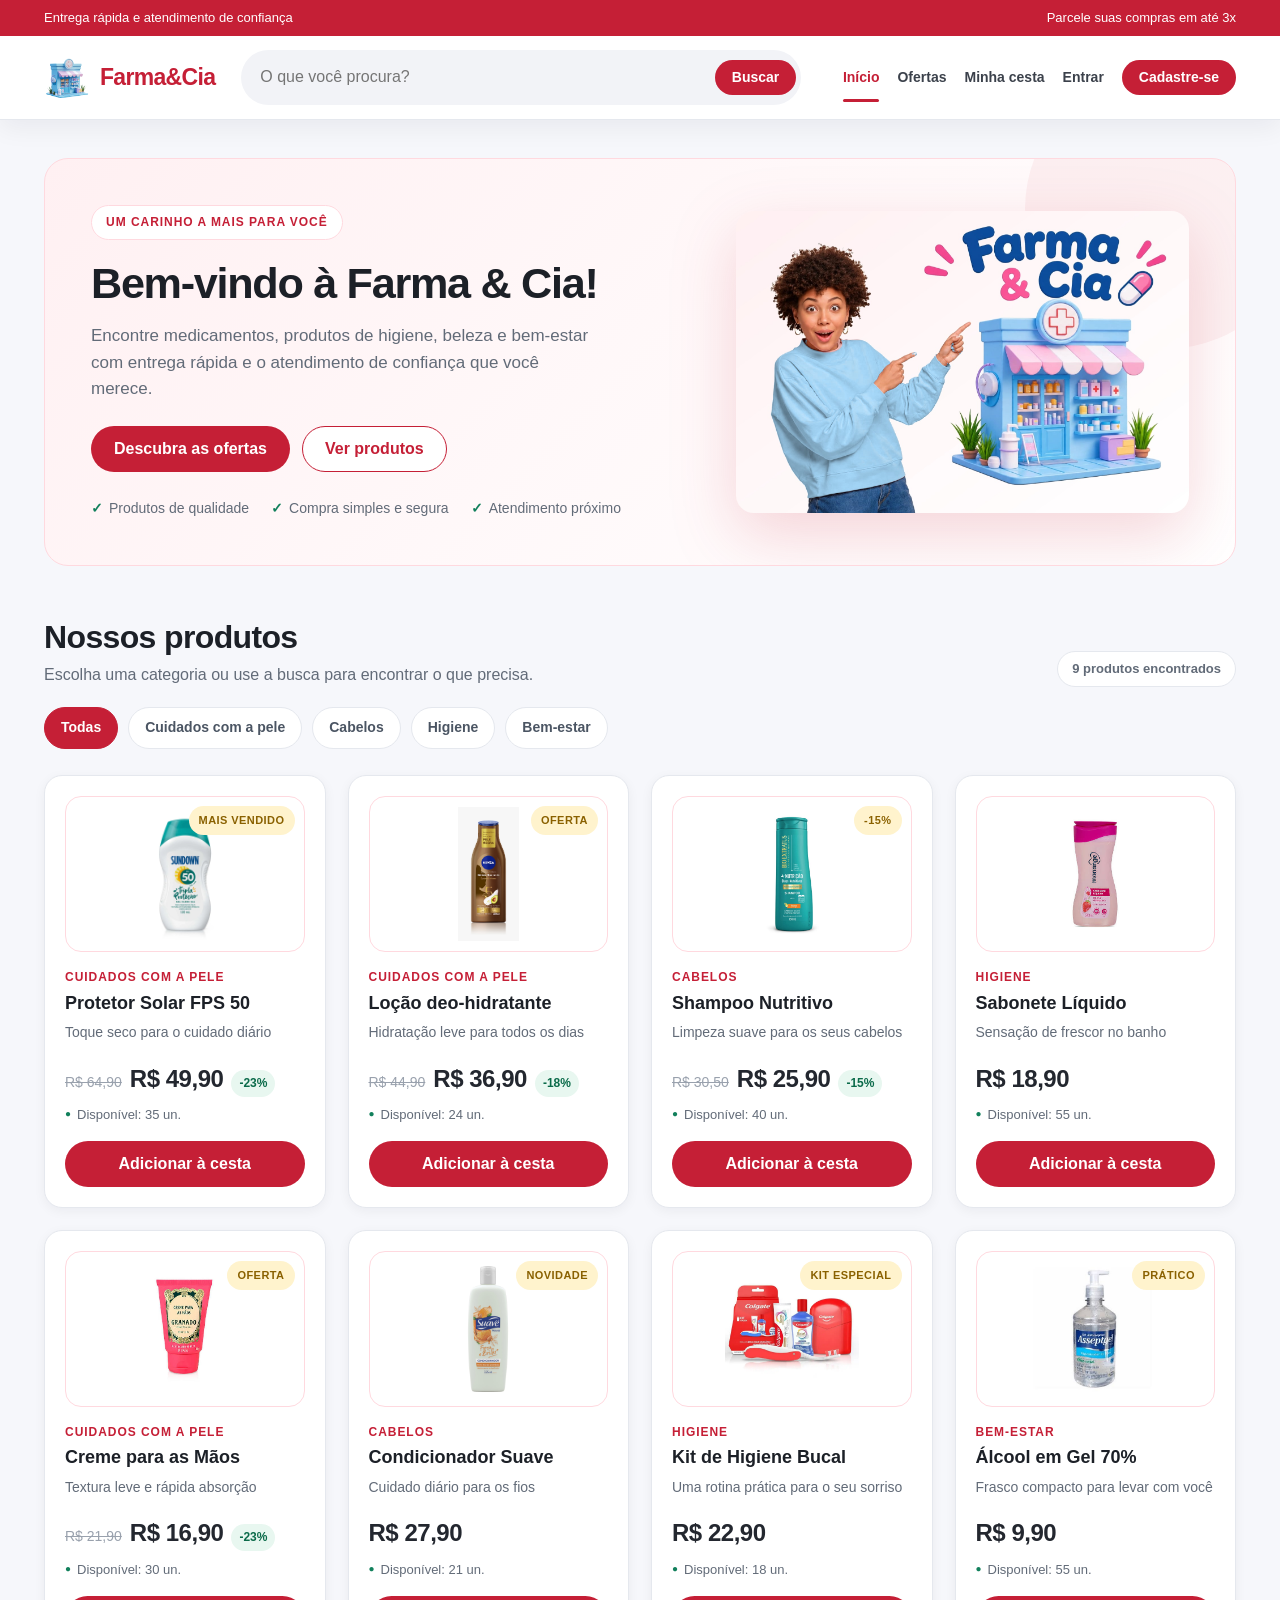
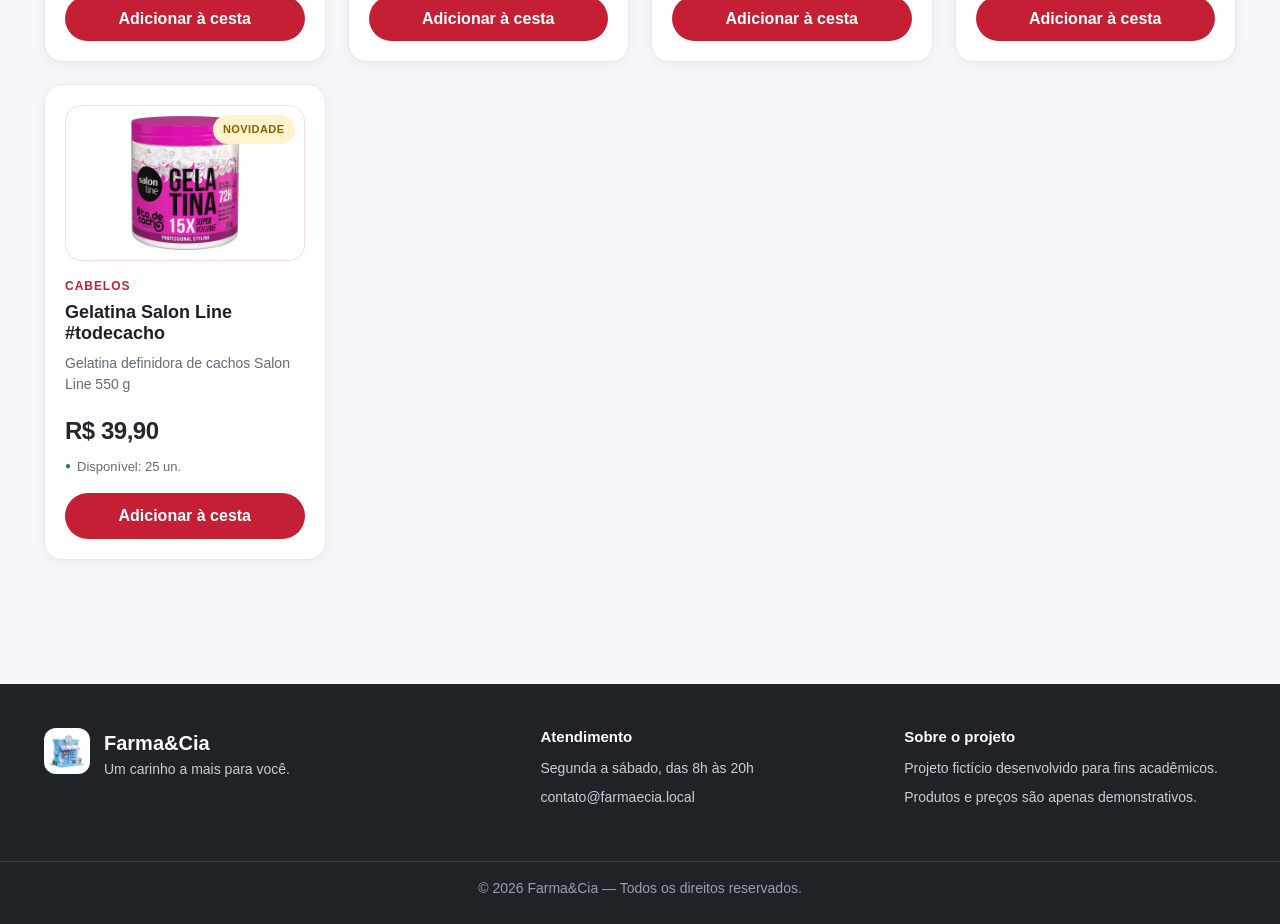
<file: docs/index.html>
<!DOCTYPE html>
<html lang="pt-BR">
<head>
    <meta charset="utf-8" />
    <meta name="viewport" content="width=device-width, initial-scale=1.0" />
    <meta name="description" content="Farma&Cia — sua farmácia de confiança. Medicamentos, higiene, beleza e bem-estar com entrega rápida." />
    <title>Loja - Farma&Cia</title>
    <link rel="icon" type="image/png" href="images/logo-farma.png" />
    <link rel="stylesheet" href="css/site.css" />
</head>
<body>

    <a class="pular-conteudo" href="#conteudo">Pular para o conteúdo</a>

    <header class="cabecalho" id="cabecalho"></header>

    <main id="conteudo" class="conteudo">

        <section class="hero">
            <div class="hero-texto">
                <span class="hero-etiqueta">Um carinho a mais para você</span>
                <h1>Bem-vindo à Farma &amp; Cia!</h1>
                <p>
                    Encontre medicamentos, produtos de higiene, beleza e bem-estar
                    com entrega rápida e o atendimento de confiança que você merece.
                </p>
                <div class="hero-acoes">
                    <a class="botao" href="ofertas.html">Descubra as ofertas</a>
                    <a class="botao botao-secundario" href="#produtos">Ver produtos</a>
                </div>
                <ul class="hero-vantagens">
                    <li>Produtos de qualidade</li>
                    <li>Compra simples e segura</li>
                    <li>Atendimento próximo</li>
                </ul>
            </div>
            <div class="hero-imagem">
                <img src="images/banner-farma-cia.jpeg" alt="Mulher apontando para a Farma e Cia, com camisa azul-pastel" />
            </div>
        </section>

        <section class="secao" id="produtos">
            <div class="secao-cabecalho">
                <div>
                    <h2>Nossos produtos</h2>
                    <p>Escolha uma categoria ou use a busca para encontrar o que precisa.</p>
                </div>
                <span class="resultado" id="resultado"></span>
            </div>

            <div class="filtros" aria-label="Filtrar por categoria" id="filtros"></div>

            <div class="grade-produtos" id="grade-produtos"></div>

            <div class="estado-vazio" id="estado-vazio" style="display:none">
                <span class="icone" aria-hidden="true">🔎</span>
                <h2>Nenhum produto encontrado</h2>
                <p>Tente outra busca ou escolha uma categoria diferente.</p>
                <a class="botao" href="index.html">Ver todos os produtos</a>
            </div>
        </section>

    </main>

    <footer class="rodape" id="rodape"></footer>

    <script src="js/app.js"></script>
    <script>farmaApp.iniciarIndex();</script>

</body>
</html>
</file>
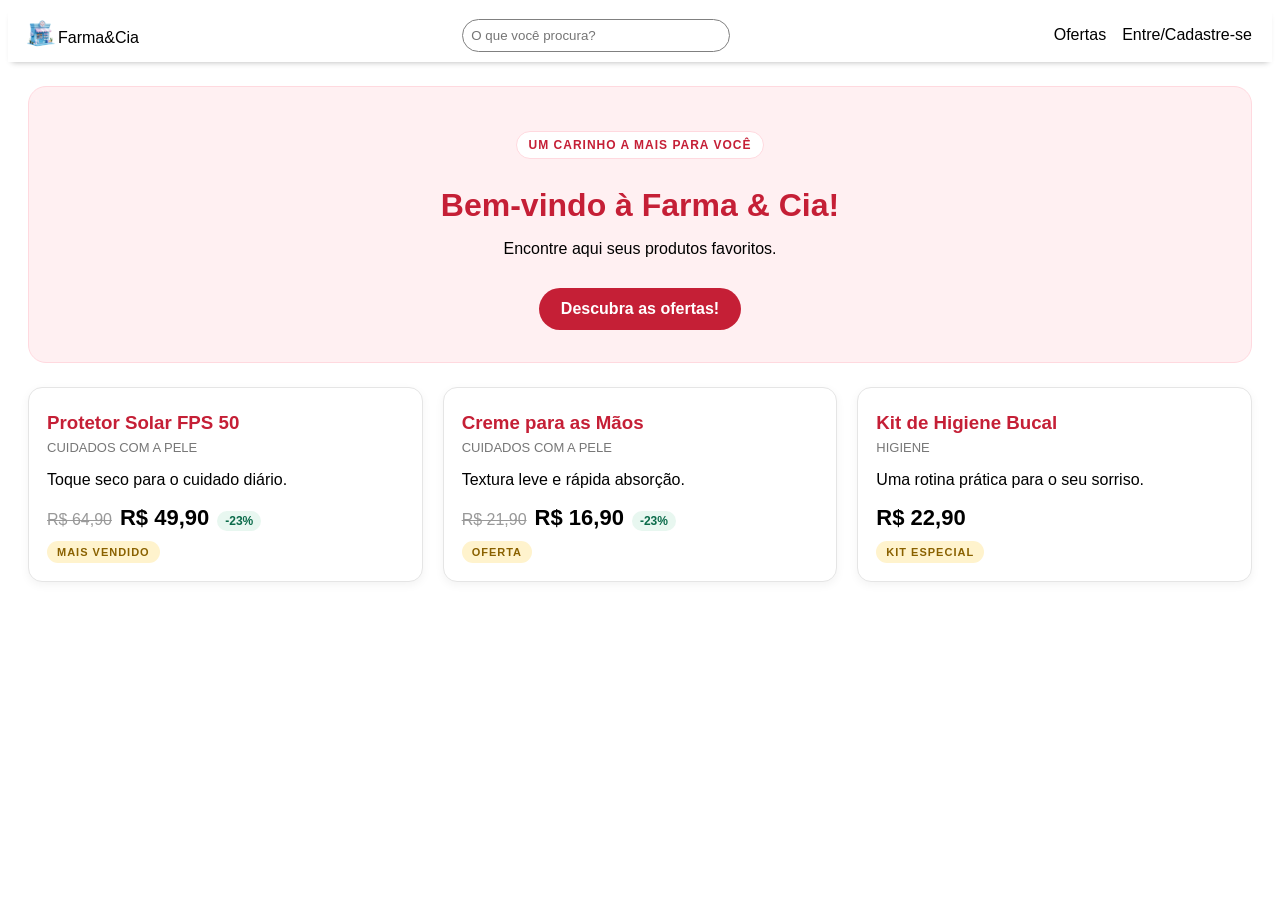
<file: Prototipo-HTML/index.html>
<!DOCTYPE html>
<html lang="pt-BR">
<head>
    <meta charset="UTF-8">
    <meta name="viewport" content="width=device-width, initial-scale=1.0">
    <title>Farma &amp; Cia — Loja</title>
    <link rel="stylesheet" href="index.css">
</head>
<body>
    <nav>
        <ul>
            <li>
                <a href="index.html"><img src="pngtree-colorful-cartoon-pharmacy-design-png-image_20897310.png" alt="Logo da Farma &amp; Cia">Farma&amp;Cia</a>
            </li>
            <li>
                <input type="text" class="barra-pesquisa" placeholder="O que você procura?">
            </li>
            <li class="links">
                <a href="ofertas.html">Ofertas</a>
                <a href="Cadastro.html">Entre/Cadastre-se</a>
            </li>
        </ul>

        <section class="hero">
            <p class="etiqueta">Um carinho a mais para você</p>
            <h1>Bem-vindo à Farma &amp; Cia!</h1>
            <p>Encontre aqui seus produtos favoritos.</p>
            <a class="botao" href="ofertas.html">Descubra as ofertas!</a>
        </section>

        <section class="grade-ofertas">
            <article class="produto">
                <h3>Protetor Solar FPS 50</h3>
                <p class="categoria">Cuidados com a pele</p>
                <p>Toque seco para o cuidado diário.</p>
                <p class="preco">
                    <s>R$ 64,90</s>
                    <strong>R$ 49,90</strong>
                    <span class="desconto">-23%</span>
                </p>
                <span class="selo">MAIS VENDIDO</span>
            </article>

            <article class="produto">
                <h3>Creme para as Mãos</h3>
                <p class="categoria">Cuidados com a pele</p>
                <p>Textura leve e rápida absorção.</p>
                <p class="preco">
                    <s>R$ 21,90</s>
                    <strong>R$ 16,90</strong>
                    <span class="desconto">-23%</span>
                </p>
                <span class="selo">OFERTA</span>
            </article>

            <article class="produto">
                <h3>Kit de Higiene Bucal</h3>
                <p class="categoria">Higiene</p>
                <p>Uma rotina prática para o seu sorriso.</p>
                <p class="preco">
                    <strong>R$ 22,90</strong>
                </p>
                <span class="selo">KIT ESPECIAL</span>
            </article>
        </section>
    </nav>
</body>
</html>
</file>
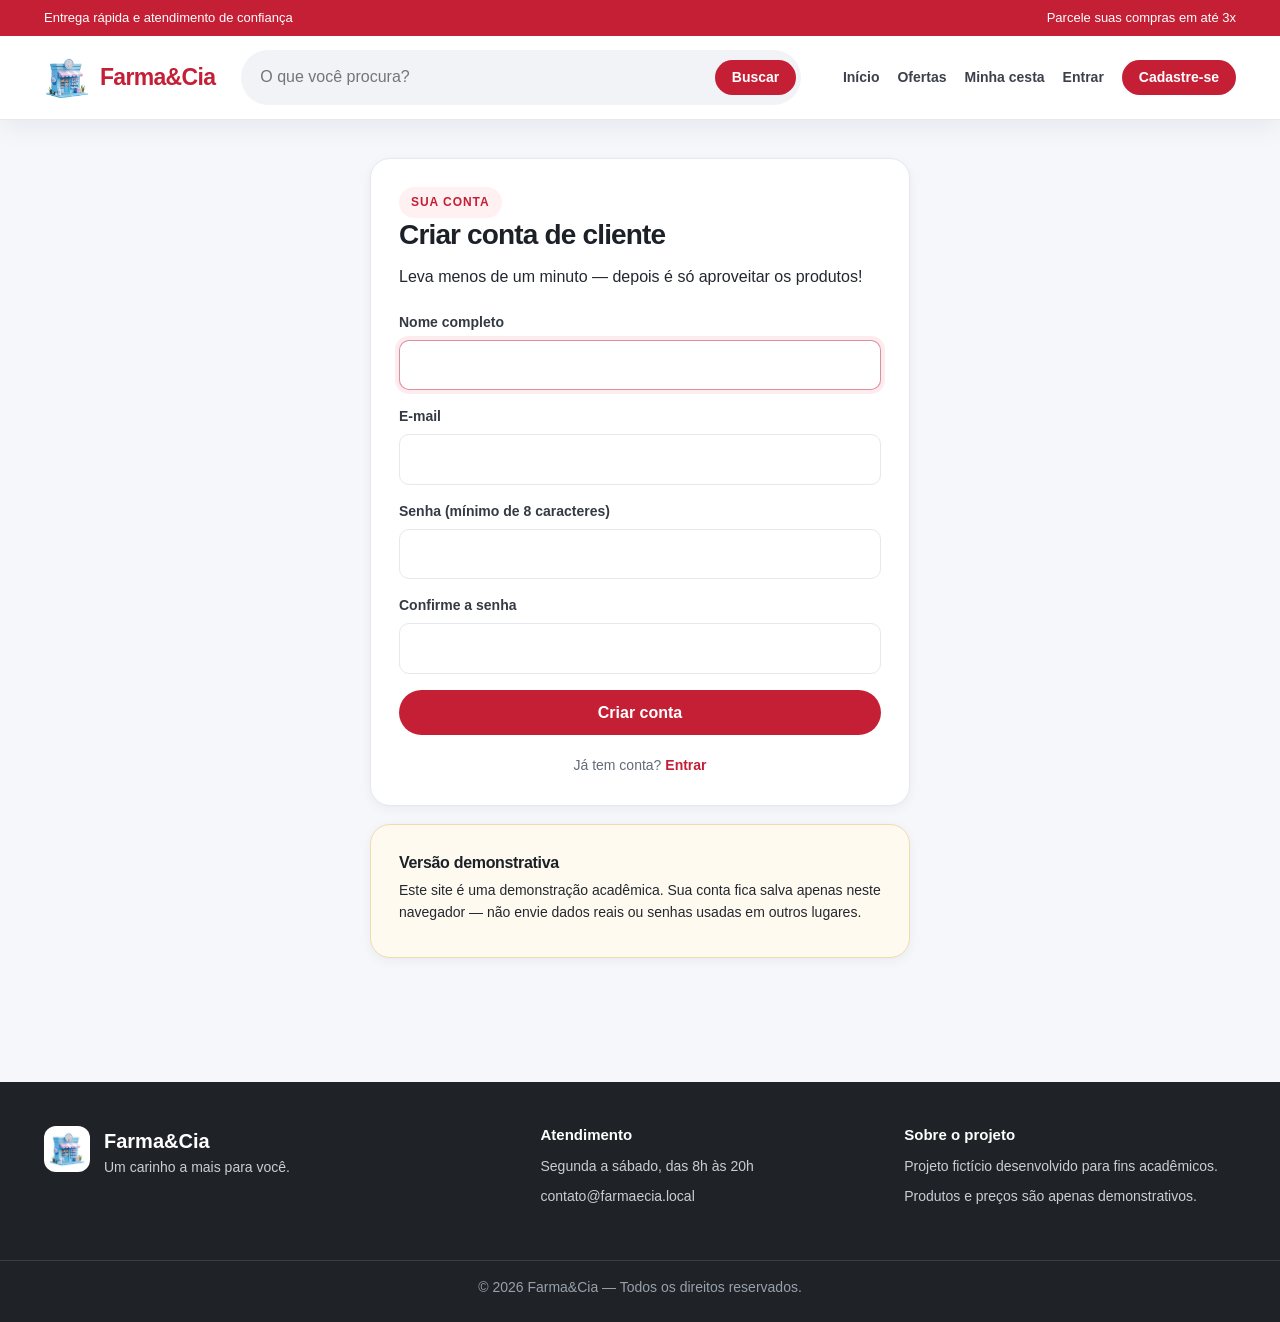
<file: docs/cadastro.html>
<!DOCTYPE html>
<html lang="pt-BR">
<head>
    <meta charset="utf-8" />
    <meta name="viewport" content="width=device-width, initial-scale=1.0" />
    <title>Cadastre-se - Farma&Cia</title>
    <link rel="icon" type="image/png" href="images/logo-farma.png" />
    <link rel="stylesheet" href="css/site.css" />
</head>
<body>

    <a class="pular-conteudo" href="#conteudo">Pular para o conteúdo</a>

    <header class="cabecalho" id="cabecalho"></header>

    <main id="conteudo" class="conteudo">

        <div class="pagina-estreita">
            <section class="cartao formulario-cartao">
                <span class="etiqueta">Sua conta</span>
                <h1>Criar conta de cliente</h1>
                <p>Leva menos de um minuto — depois é só aproveitar os produtos!</p>

                <form id="form-cadastro" novalidate>
                    <p class="validacao" id="validacao-cadastro" role="alert"></p>

                    <div class="campo">
                        <label for="nome">Nome completo</label>
                        <input id="nome" name="nome" type="text" autocomplete="name" autofocus required />
                    </div>

                    <div class="campo">
                        <label for="email">E-mail</label>
                        <input id="email" name="email" type="email" autocomplete="email" required />
                    </div>

                    <div class="campo">
                        <label for="senha">Senha (mínimo de 8 caracteres)</label>
                        <input id="senha" name="senha" type="password" autocomplete="new-password" minlength="8" required />
                    </div>

                    <div class="campo">
                        <label for="confirmar">Confirme a senha</label>
                        <input id="confirmar" name="confirmar" type="password" autocomplete="new-password" minlength="8" required />
                    </div>

                    <button type="submit" class="botao botao-bloco">Criar conta</button>
                </form>

                <p class="texto-auxiliar">
                    Já tem conta? <a href="entrar.html">Entrar</a>
                </p>
            </section>

            <aside class="cartao aviso-admin">
                <h2>Versão demonstrativa</h2>
                <p>Este site é uma demonstração acadêmica. Sua conta fica salva
                   apenas neste navegador — não envie dados reais ou senhas usadas em outros lugares.</p>
            </aside>
        </div>

    </main>

    <footer class="rodape" id="rodape"></footer>

    <script src="js/app.js"></script>
    <script>farmaApp.iniciarCadastro();</script>

</body>
</html>
</file>
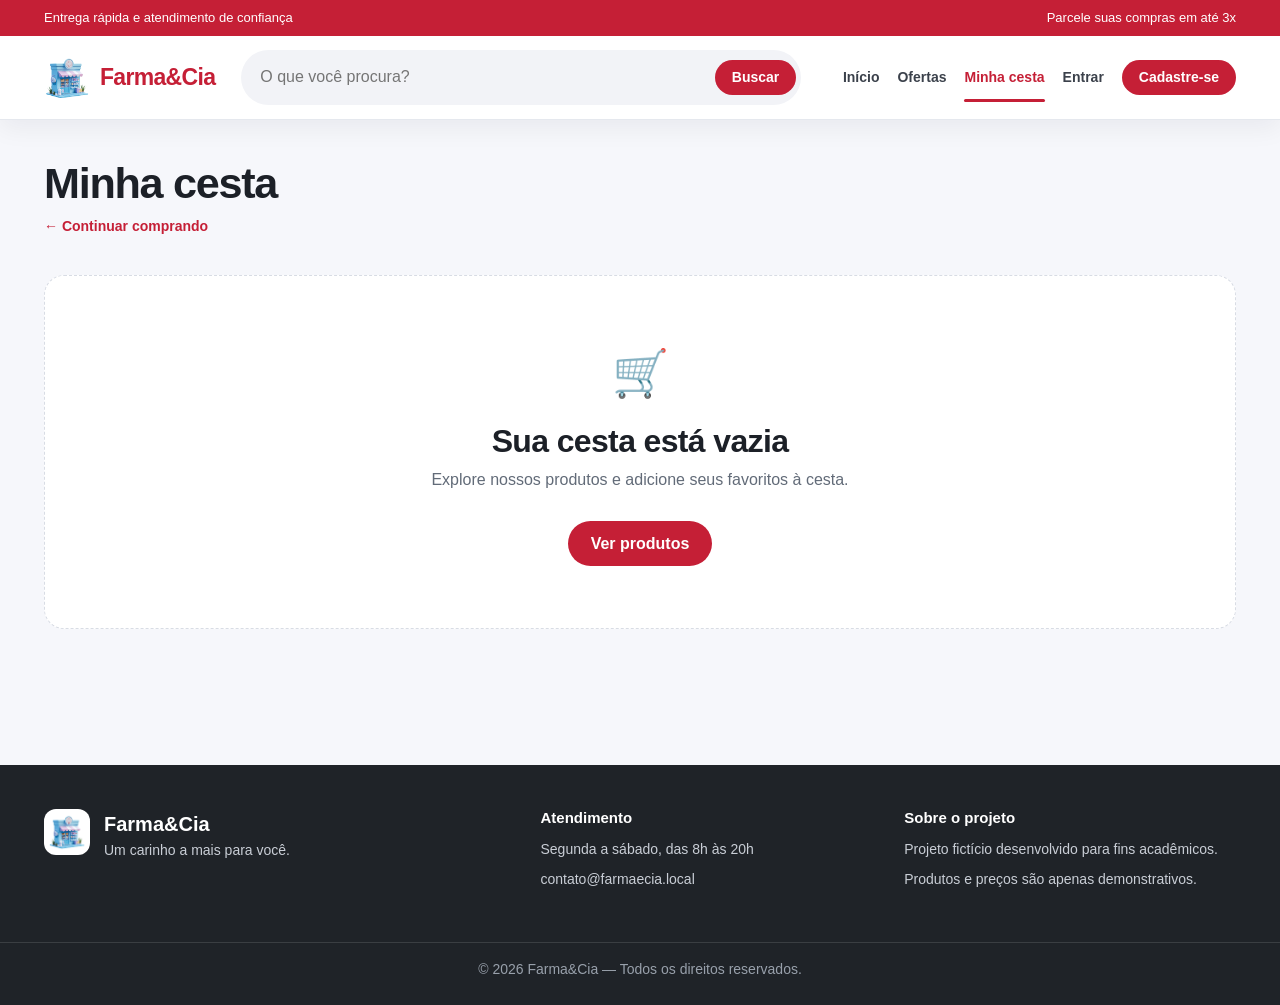
<file: docs/cesta.html>
<!DOCTYPE html>
<html lang="pt-BR">
<head>
    <meta charset="utf-8" />
    <meta name="viewport" content="width=device-width, initial-scale=1.0" />
    <title>Minha cesta - Farma&Cia</title>
    <link rel="icon" type="image/png" href="images/logo-farma.png" />
    <link rel="stylesheet" href="css/site.css" />
</head>
<body>

    <a class="pular-conteudo" href="#conteudo">Pular para o conteúdo</a>

    <header class="cabecalho" id="cabecalho"></header>

    <main id="conteudo" class="conteudo">

        <h1 class="titulo-pagina">Minha cesta</h1>
        <p>
            <a class="link-voltar" href="index.html">← Continuar comprando</a>
        </p>

        <div id="area-cesta"></div>

    </main>

    <footer class="rodape" id="rodape"></footer>

    <script src="js/app.js"></script>
    <script>farmaApp.iniciarCesta();</script>

</body>
</html>
</file>
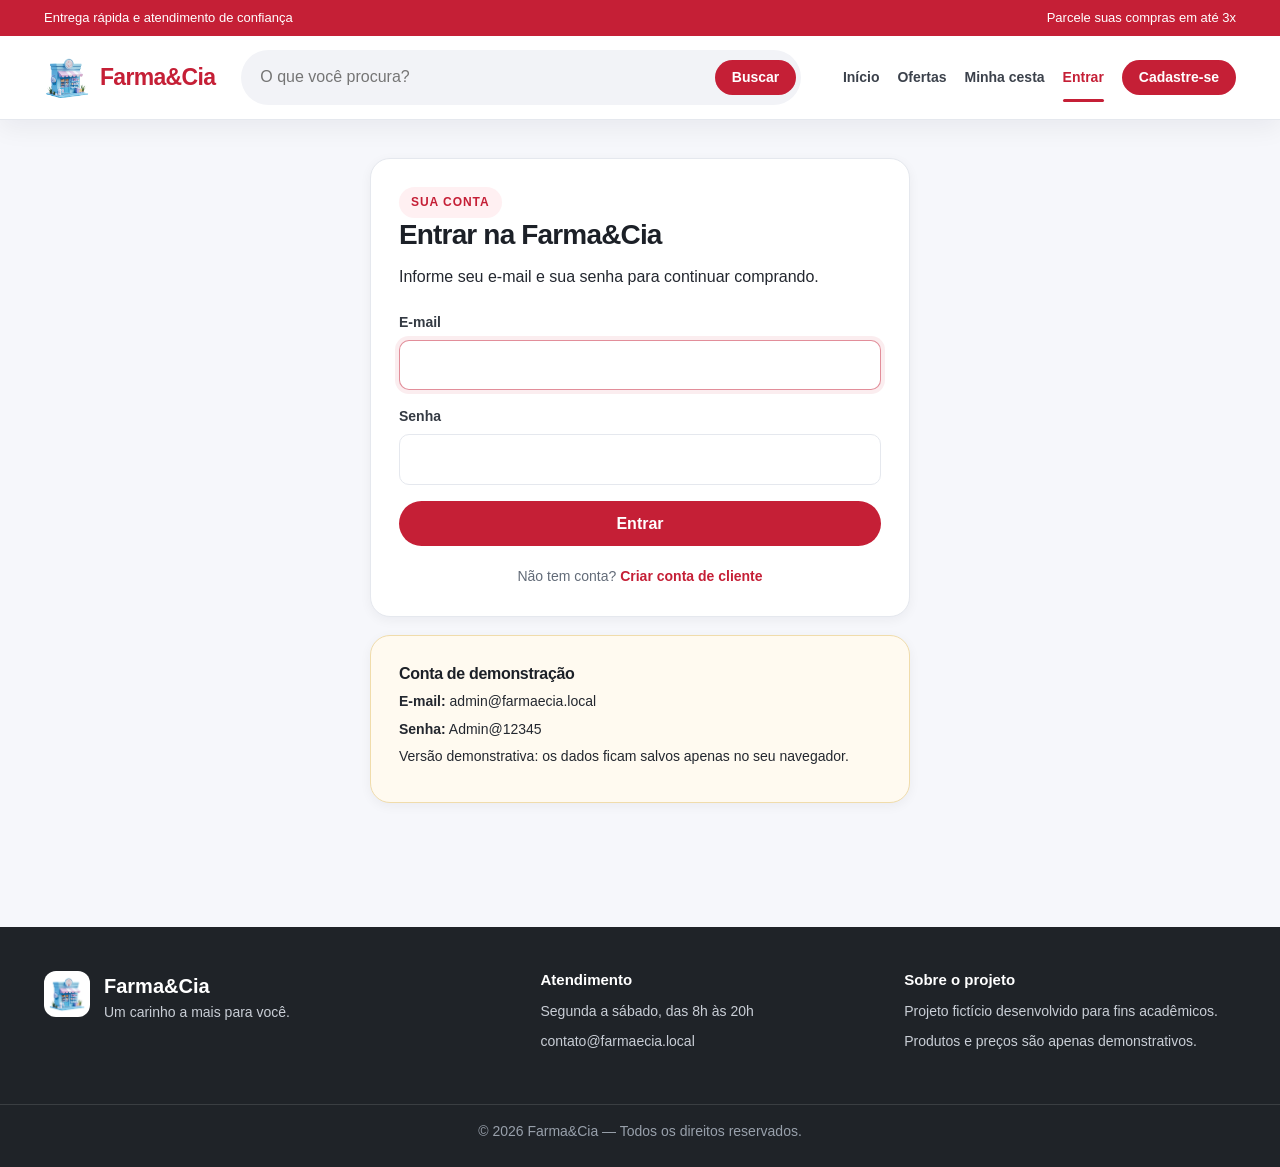
<file: docs/entrar.html>
<!DOCTYPE html>
<html lang="pt-BR">
<head>
    <meta charset="utf-8" />
    <meta name="viewport" content="width=device-width, initial-scale=1.0" />
    <title>Entrar - Farma&Cia</title>
    <link rel="icon" type="image/png" href="images/logo-farma.png" />
    <link rel="stylesheet" href="css/site.css" />
</head>
<body>

    <a class="pular-conteudo" href="#conteudo">Pular para o conteúdo</a>

    <header class="cabecalho" id="cabecalho"></header>

    <main id="conteudo" class="conteudo">

        <div class="pagina-estreita">
            <section class="cartao formulario-cartao">
                <span class="etiqueta">Sua conta</span>
                <h1>Entrar na Farma&amp;Cia</h1>
                <p>Informe seu e-mail e sua senha para continuar comprando.</p>

                <form id="form-entrar" novalidate>
                    <p class="validacao" id="validacao-entrar" role="alert"></p>

                    <div class="campo">
                        <label for="email">E-mail</label>
                        <input id="email" name="email" type="email" autocomplete="username" autofocus required />
                    </div>

                    <div class="campo">
                        <label for="senha">Senha</label>
                        <input id="senha" name="senha" type="password" autocomplete="current-password" required />
                    </div>

                    <button type="submit" class="botao botao-bloco">Entrar</button>
                </form>

                <p class="texto-auxiliar">
                    Não tem conta? <a href="cadastro.html">Criar conta de cliente</a>
                </p>
            </section>

            <aside class="cartao aviso-admin">
                <h2>Conta de demonstração</h2>
                <p><strong>E-mail:</strong> admin@farmaecia.local</p>
                <p><strong>Senha:</strong> Admin@12345</p>
                <p>Versão demonstrativa: os dados ficam salvos apenas no seu navegador.</p>
            </aside>
        </div>

    </main>

    <footer class="rodape" id="rodape"></footer>

    <script src="js/app.js"></script>
    <script>farmaApp.iniciarEntrar();</script>

</body>
</html>
</file>
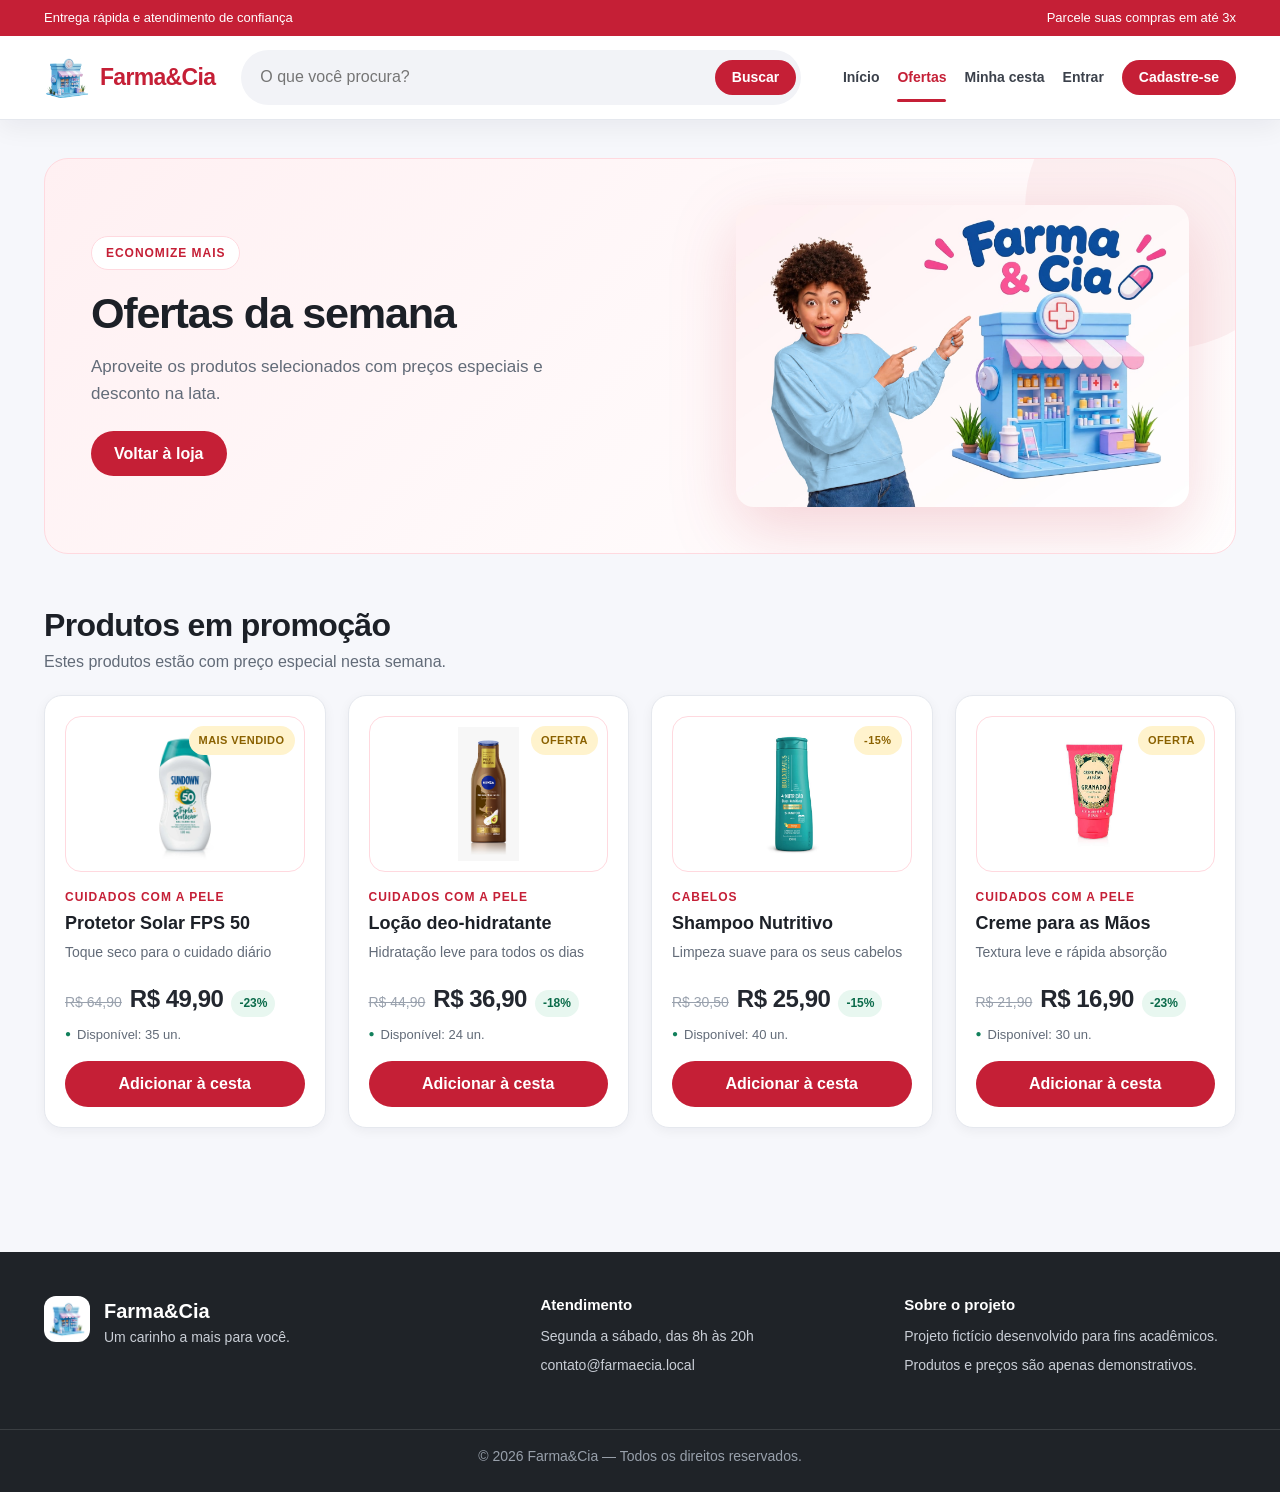
<file: docs/ofertas.html>
<!DOCTYPE html>
<html lang="pt-BR">
<head>
    <meta charset="utf-8" />
    <meta name="viewport" content="width=device-width, initial-scale=1.0" />
    <title>Ofertas - Farma&Cia</title>
    <link rel="icon" type="image/png" href="images/logo-farma.png" />
    <link rel="stylesheet" href="css/site.css" />
</head>
<body>

    <a class="pular-conteudo" href="#conteudo">Pular para o conteúdo</a>

    <header class="cabecalho" id="cabecalho"></header>

    <main id="conteudo" class="conteudo">

        <section class="hero">
            <div class="hero-texto">
                <span class="hero-etiqueta">Economize mais</span>
                <h1>Ofertas da semana</h1>
                <p>Aproveite os produtos selecionados com preços especiais e desconto na lata.</p>
                <div class="hero-acoes">
                    <a class="botao" href="index.html">Voltar à loja</a>
                </div>
            </div>
            <div class="hero-imagem">
                <img src="images/banner-farma-cia.jpeg" alt="Mulher apontando para a Farma e Cia, com camisa azul-pastel" />
            </div>
        </section>

        <section class="secao" id="produtos">
            <div class="secao-cabecalho">
                <div>
                    <h2>Produtos em promoção</h2>
                    <p>Estes produtos estão com preço especial nesta semana.</p>
                </div>
            </div>

            <div class="grade-produtos" id="grade-produtos"></div>

            <div class="estado-vazio" id="estado-vazio" style="display:none">
                <span class="icone" aria-hidden="true">🏷️</span>
                <h2>Nada em oferta agora</h2>
                <p>Volte em breve para conferir novas ofertas!</p>
                <a class="botao" href="index.html">Ver todos os produtos</a>
            </div>
        </section>

    </main>

    <footer class="rodape" id="rodape"></footer>

    <script src="js/app.js"></script>
    <script>
        farmaApp.iniciarOfertas();
        if (!document.querySelector("#grade-produtos .produto-card")) {
            document.getElementById("estado-vazio").style.display = "";
        }
    </script>

</body>
</html>
</file>
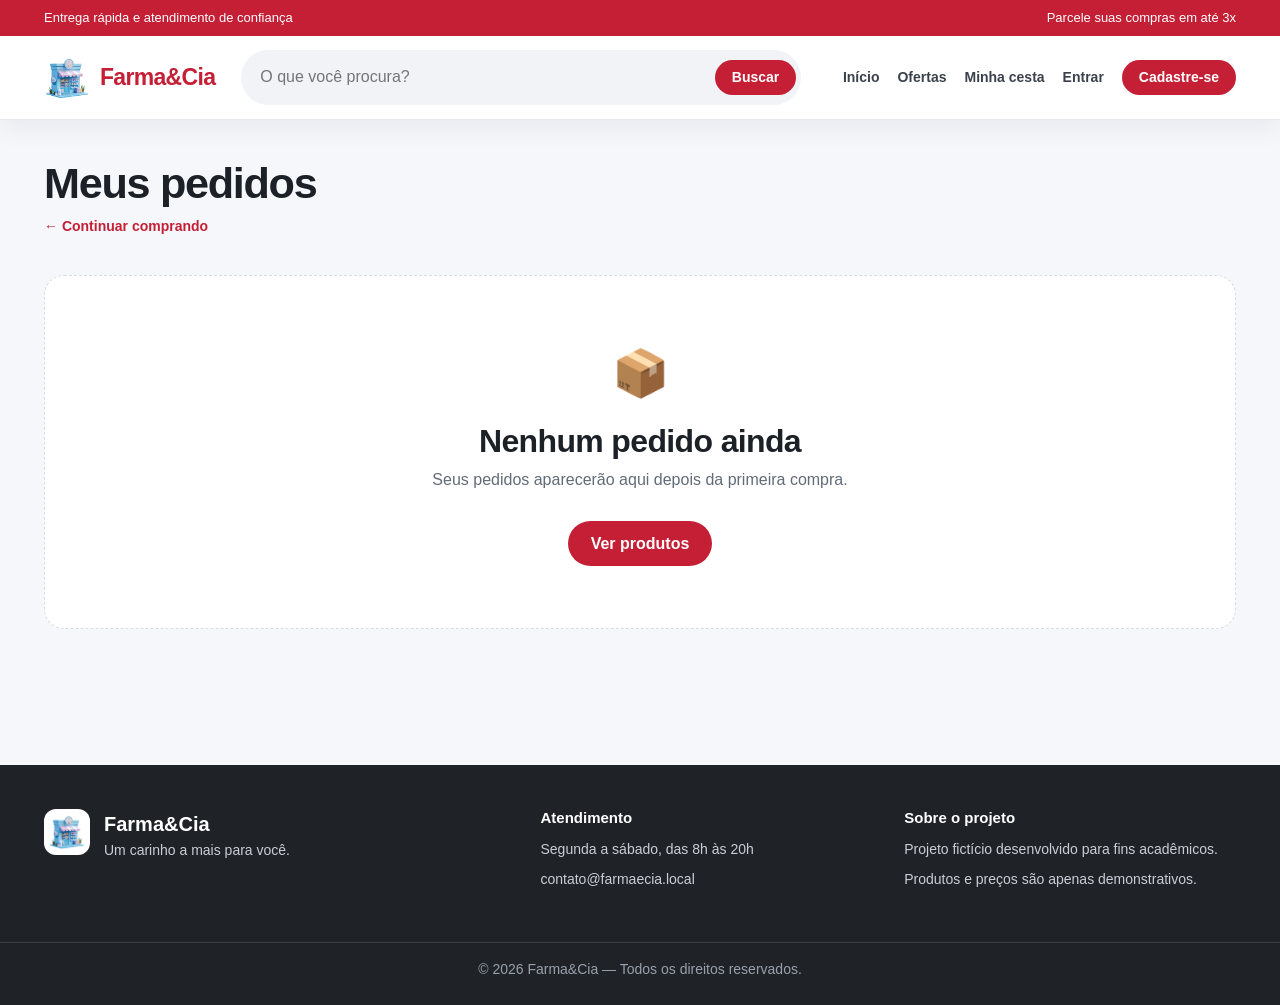
<file: docs/pedidos.html>
<!DOCTYPE html>
<html lang="pt-BR">
<head>
    <meta charset="utf-8" />
    <meta name="viewport" content="width=device-width, initial-scale=1.0" />
    <title>Meus pedidos - Farma&Cia</title>
    <link rel="icon" type="image/png" href="images/logo-farma.png" />
    <link rel="stylesheet" href="css/site.css" />
</head>
<body>

    <a class="pular-conteudo" href="#conteudo">Pular para o conteúdo</a>

    <header class="cabecalho" id="cabecalho"></header>

    <main id="conteudo" class="conteudo">

        <h1 class="titulo-pagina">Meus pedidos</h1>
        <p>
            <a class="link-voltar" href="index.html">← Continuar comprando</a>
        </p>

        <div id="area-pedidos"></div>

    </main>

    <footer class="rodape" id="rodape"></footer>

    <script src="js/app.js"></script>
    <script>farmaApp.iniciarPedidos();</script>

</body>
</html>
</file>
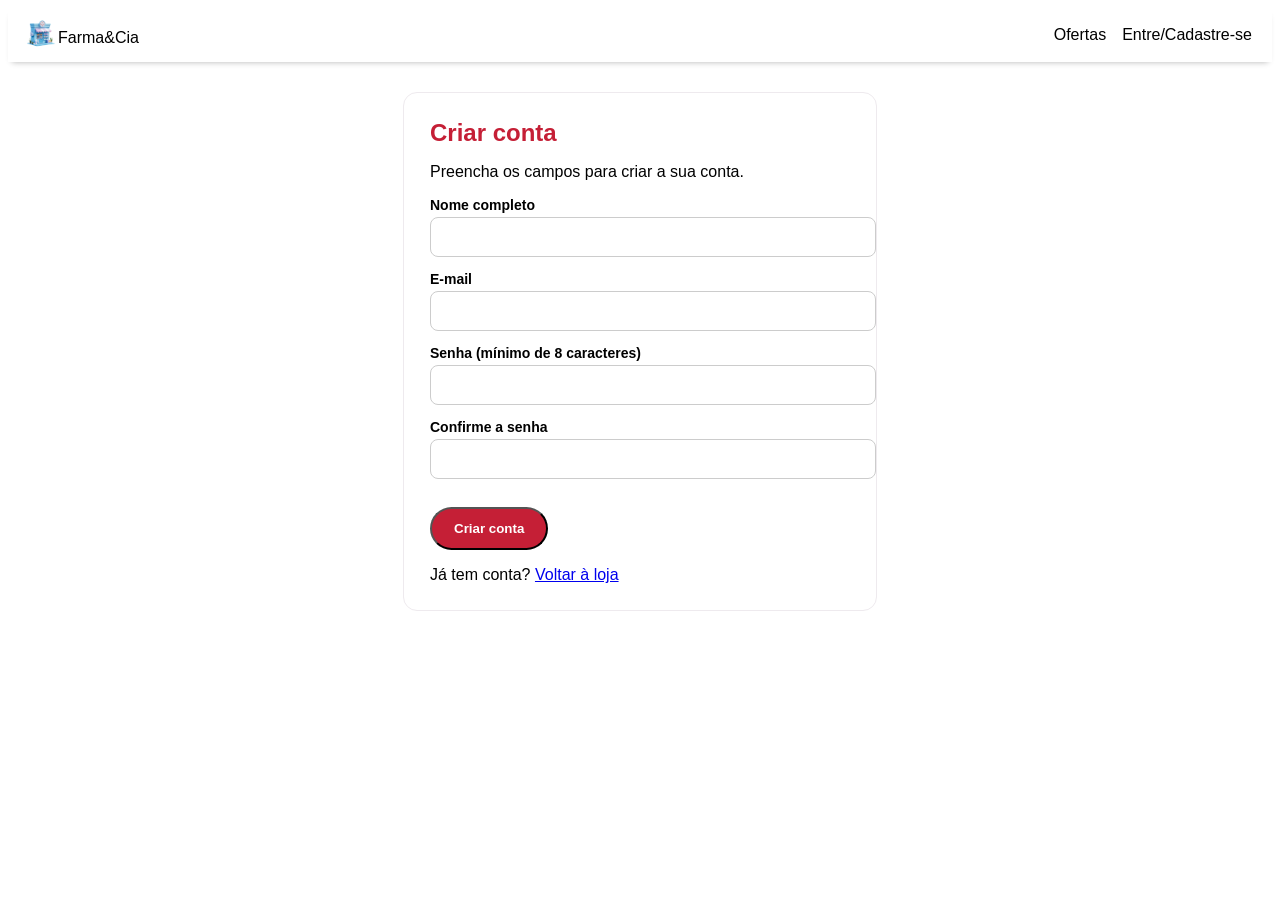
<file: Prototipo-HTML/Cadastro.html>
<!DOCTYPE html>
<html lang="pt-BR">
<head>
    <meta charset="UTF-8">
    <meta name="viewport" content="width=device-width, initial-scale=1.0">
    <title>Cadastro — Farma &amp; Cia</title>
    <link rel="stylesheet" href="index.css">
</head>
<body>
    <nav>
        <ul>
            <li>
                <a href="index.html"><img src="pngtree-colorful-cartoon-pharmacy-design-png-image_20897310.png" alt="Logo da Farma &amp; Cia">Farma&amp;Cia</a>
            </li>
            <li class="links">
                <a href="ofertas.html">Ofertas</a>
                <a href="Cadastro.html">Entre/Cadastre-se</a>
            </li>
        </ul>
    </nav>

    <form class="form-cadastro" action="#" method="post">
        <h1>Criar conta</h1>
        <p>Preencha os campos para criar a sua conta.</p>

        <div class="campo">
            <label for="nome">Nome completo</label>
            <input type="text" id="nome" name="nome" required>
        </div>

        <div class="campo">
            <label for="email">E-mail</label>
            <input type="email" id="email" name="email" required>
        </div>

        <div class="campo">
            <label for="senha">Senha (mínimo de 8 caracteres)</label>
            <input type="password" id="senha" name="senha" minlength="8" required>
        </div>

        <div class="campo">
            <label for="confirmar">Confirme a senha</label>
            <input type="password" id="confirmar" name="confirmarSenha" minlength="8" required>
        </div>

        <button class="botao" type="submit">Criar conta</button>

        <p style="margin-bottom:0">
            Já tem conta?
            <a href="index.html">Voltar à loja</a>
        </p>
    </form>
</body>
</html>
</file>
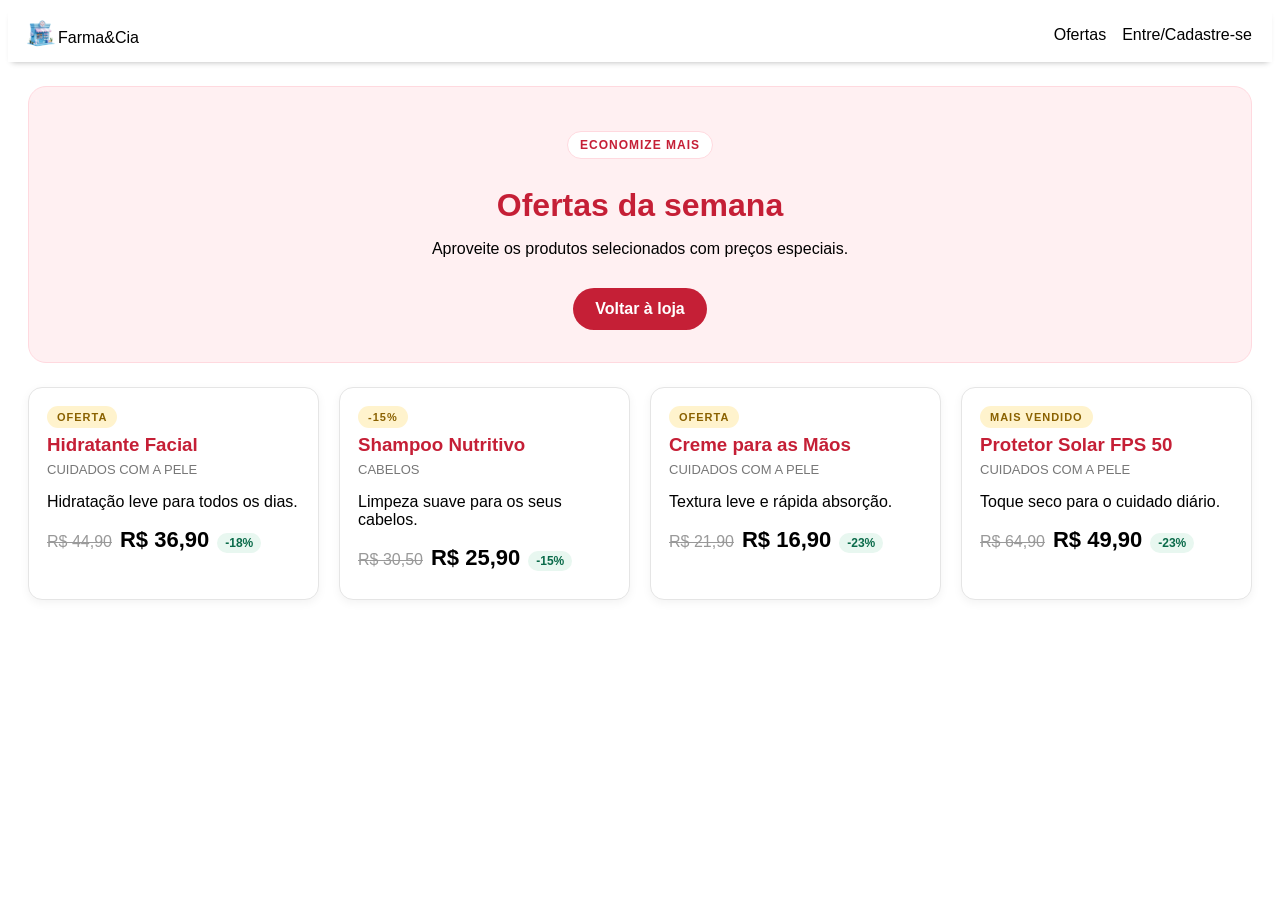
<file: Prototipo-HTML/ofertas.html>
<!DOCTYPE html>
<html lang="pt-BR">
<head>
    <meta charset="UTF-8">
    <meta name="viewport" content="width=device-width, initial-scale=1.0">
    <title>Ofertas — Farma &amp; Cia</title>
    <link rel="stylesheet" href="index.css">
</head>
<body>
    <nav>
        <ul>
            <li>
                <a href="index.html"><img src="pngtree-colorful-cartoon-pharmacy-design-png-image_20897310.png" alt="Logo da Farma &amp; Cia">Farma&amp;Cia</a>
            </li>
            <li class="links">
                <a href="ofertas.html">Ofertas</a>
                <a href="Cadastro.html">Entre/Cadastre-se</a>
            </li>
        </ul>
    </nav>

    <section class="hero">
        <p class="etiqueta">Economize mais</p>
        <h1>Ofertas da semana</h1>
        <p>Aproveite os produtos selecionados com preços especiais.</p>
        <a class="botao" href="index.html">Voltar à loja</a>
    </section>

    <section class="grade-ofertas">
        <article class="produto">
            <span class="selo">OFERTA</span>
            <h3>Hidratante Facial</h3>
            <p class="categoria">Cuidados com a pele</p>
            <p>Hidratação leve para todos os dias.</p>
            <p class="preco">
                <s>R$ 44,90</s>
                <strong>R$ 36,90</strong>
                <span class="desconto">-18%</span>
            </p>
        </article>

        <article class="produto">
            <span class="selo">-15%</span>
            <h3>Shampoo Nutritivo</h3>
            <p class="categoria">Cabelos</p>
            <p>Limpeza suave para os seus cabelos.</p>
            <p class="preco">
                <s>R$ 30,50</s>
                <strong>R$ 25,90</strong>
                <span class="desconto">-15%</span>
            </p>
        </article>

        <article class="produto">
            <span class="selo">OFERTA</span>
            <h3>Creme para as Mãos</h3>
            <p class="categoria">Cuidados com a pele</p>
            <p>Textura leve e rápida absorção.</p>
            <p class="preco">
                <s>R$ 21,90</s>
                <strong>R$ 16,90</strong>
                <span class="desconto">-23%</span>
            </p>
        </article>

        <article class="produto">
            <span class="selo">MAIS VENDIDO</span>
            <h3>Protetor Solar FPS 50</h3>
            <p class="categoria">Cuidados com a pele</p>
            <p>Toque seco para o cuidado diário.</p>
            <p class="preco">
                <s>R$ 64,90</s>
                <strong>R$ 49,90</strong>
                <span class="desconto">-23%</span>
            </p>
        </article>
    </section>
</body>
</html>
</file>
<file: docs/css/site.css>
﻿/* ============================================================
   Farma&Cia — folha de estilo principal
   Paleta: vermelho #c51f36 | fundo claro #f6f7fb
   ============================================================ */

:root {
    --vermelho: #c51f36;
    --vermelho-escuro: #99182b;
    --rosa: #fff0f2;
    --rosa-borda: #ffd9df;
    --texto: #23272f;
    --texto-suave: #626b78;
    --borda: #e5e8ee;
    --fundo: #f6f7fb;
    --branco: #ffffff;
    --verde: #12805c;
    --verde-fundo: #e8f7f0;
    --raio: 16px;
    --sombra: 0 14px 34px rgba(15, 23, 42, 0.09);
    --sombra-leve: 0 3px 12px rgba(15, 23, 42, 0.05);
}

*,
*::before,
*::after {
    box-sizing: border-box;
}

html {
    scroll-behavior: smooth;
}

body {
    margin: 0;
    padding: 0;
    color: var(--texto);
    background-color: var(--fundo);
    font-family: "Segoe UI", Roboto, "Helvetica Neue", Arial, sans-serif;
    line-height: 1.55;
    -webkit-font-smoothing: antialiased;
}

h1,
h2,
h3,
h4 {
    margin: 0 0 0.5em;
    line-height: 1.2;
    color: #1c2027;
}

h1 {
    font-size: clamp(1.9rem, 3.4vw, 2.7rem);
    letter-spacing: -0.03em;
}

h2 {
    font-size: clamp(1.5rem, 2.6vw, 2rem);
    letter-spacing: -0.02em;
}

h3 {
    font-size: 1.15rem;
}

p {
    margin: 0 0 1em;
}

a {
    color: inherit;
    text-decoration: none;
}

img {
    max-width: 100%;
    display: block;
}

ul,
ol {
    margin: 0;
    padding: 0;
}

button,
input,
select,
textarea {
    font: inherit;
}

/* ------------------------------------------------------------
   Acessibilidade
   ------------------------------------------------------------ */

.visualmente-oculto {
    position: absolute !important;
    width: 1px;
    height: 1px;
    padding: 0;
    margin: -1px;
    overflow: hidden;
    clip: rect(0, 0, 0, 0);
    white-space: nowrap;
    border: 0;
}

.pular-conteudo {
    position: absolute;
    left: -999px;
    top: 8px;
    z-index: 200;
    padding: 10px 16px;
    border-radius: 8px;
    background: var(--vermelho);
    color: #fff;
    font-weight: 700;
}

.pular-conteudo:focus {
    left: 16px;
}

:focus-visible {
    outline: 3px solid rgba(197, 31, 54, 0.28);
    outline-offset: 2px;
}

/* ------------------------------------------------------------
   Cabeçalho e navegação
   ------------------------------------------------------------ */

.faixa-topo {
    background: var(--vermelho);
    color: #fff;
    font-size: 13px;
}

.faixa-topo-conteudo {
    display: flex;
    justify-content: space-between;
    align-items: center;
    gap: 16px;
    padding-top: 8px;
    padding-bottom: 8px;
}

.cabecalho {
    position: sticky;
    top: 0;
    z-index: 100;
    background: var(--branco);
    border-bottom: 1px solid var(--borda);
    box-shadow: 0 8px 24px rgba(15, 23, 42, 0.06);
}

.navegacao {
    width: 100%;
    max-width: 1240px;
    margin: 0 auto;
    padding-right: 24px;
    padding-left: 24px;
}

.navegacao-principal {
    display: flex;
    align-items: center;
    gap: 26px;
    padding-top: 14px;
    padding-bottom: 14px;
}

.marca {
    display: flex;
    align-items: center;
    gap: 10px;
    color: var(--vermelho);
    font-size: 23px;
    font-weight: 800;
    letter-spacing: -0.03em;
    white-space: nowrap;
}

.marca strong {
    font-weight: 800;
}

.logo-farma {
    width: 46px;
    height: 46px;
    object-fit: contain;
}

.form-pesquisa {
    display: flex;
    flex: 1 1 260px;
    align-items: center;
    gap: 8px;
    max-width: 560px;
    padding: 4px 4px 4px 18px;
    background: #f2f3f7;
    border: 1px solid transparent;
    border-radius: 999px;
    transition: background 0.18s, border-color 0.18s, box-shadow 0.18s;
}

.form-pesquisa:focus-within {
    background: #fff;
    border-color: rgba(197, 31, 54, 0.35);
    box-shadow: 0 0 0 4px rgba(197, 31, 54, 0.08);
}

.barra-pesquisa {
    flex: 1;
    min-width: 0;
    padding: 10px 0 !important;
    border: 0 !important;
    border-radius: 0 !important;
    background: transparent !important;
    outline: none;
}

.menu-acoes {
    display: flex;
    align-items: center;
    gap: 18px;
    margin-left: auto;
    list-style: none;
}

.menu-acoes li {
    display: flex;
    align-items: center;
}

.menu-acoes form {
    margin: 0;
}

.menu-link {
    position: relative;
    padding: 6px 0;
    color: #3b414b;
    font-size: 14px;
    font-weight: 600;
}

.menu-link:hover,
.menu-link.ativo {
    color: var(--vermelho);
}

.menu-link.ativo::after {
    content: "";
    position: absolute;
    right: 0;
    bottom: -8px;
    left: 0;
    height: 3px;
    border-radius: 3px;
    background: var(--vermelho);
}

.link-carrinho {
    display: flex;
    align-items: center;
    gap: 6px;
}

.badge-carrinho {
    display: inline-grid;
    place-items: center;
    min-width: 20px;
    height: 20px;
    padding: 0 5px;
    border-radius: 999px;
    background: var(--vermelho);
    color: #fff;
    font-size: 11px;
    font-weight: 800;
}

.menu-usuario {
    max-width: 220px;
    color: var(--texto-suave);
    font-size: 14px;
}

.menu-usuario strong {
    display: inline-block;
    max-width: 130px;
    overflow: hidden;
    color: var(--texto);
    font-weight: 700;
    text-overflow: ellipsis;
    vertical-align: bottom;
    white-space: nowrap;
}

/* ------------------------------------------------------------
   Botões
   ------------------------------------------------------------ */

button,
.botao {
    display: inline-flex;
    align-items: center;
    justify-content: center;
    gap: 8px;
    padding: 12px 22px;
    border: 1px solid transparent;
    border-radius: 999px;
    background: var(--vermelho);
    color: #fff;
    font-weight: 700;
    line-height: 1.2;
    text-align: center;
    cursor: pointer;
    transition: background 0.18s, color 0.18s, border-color 0.18s, transform 0.18s, box-shadow 0.18s;
}

button:hover,
.botao:hover {
    background: var(--vermelho-escuro);
    color: #fff;
    transform: translateY(-1px);
    box-shadow: 0 8px 18px rgba(197, 31, 54, 0.2);
}

button:disabled {
    cursor: not-allowed;
    opacity: 0.55;
    transform: none;
    box-shadow: none;
}

.botao-pequeno {
    padding: 8px 16px;
    font-size: 14px;
}

.botao-bloco {
    width: 100%;
}

.botao-secundario {
    background: #fff;
    border-color: var(--vermelho);
    color: var(--vermelho);
}

.botao-secundario:hover {
    background: var(--rosa);
    border-color: var(--vermelho-escuro);
    color: var(--vermelho-escuro);
    box-shadow: none;
}

.botao-contorno {
    background: transparent;
    border-color: var(--borda);
    color: var(--texto-suave);
}

.botao-contorno:hover {
    background: #f2f3f7;
    border-color: #d5d9e1;
    color: var(--texto);
    box-shadow: none;
}

/* ------------------------------------------------------------
   Conteúdo principal
   ------------------------------------------------------------ */

.conteudo {
    width: 100%;
    max-width: 1240px;
    min-height: 65vh;
    margin: 0 auto;
    padding: 38px 24px 64px;
}

.conteudo a:not(.botao):not(.filtro-pill):not(.atalho) {
    color: var(--vermelho);
    font-weight: 600;
}

.conteudo a:not(.botao):not(.filtro-pill):not(.atalho):hover {
    text-decoration: underline;
}

.titulo-pagina {
    margin-bottom: 4px;
}

.link-voltar {
    display: inline-block;
    margin-bottom: 22px;
    font-size: 14px;
}

.mensagem {
    margin-top: 20px;
    padding: 14px 18px;
    border: 1px solid #b9e6d3;
    border-radius: 12px;
    background: var(--verde-fundo);
    color: #0b6b4a;
    font-weight: 600;
}

/* ------------------------------------------------------------
   Banner da página inicial
   ------------------------------------------------------------ */

.hero {
    position: relative;
    display: grid;
    grid-template-columns: 1.15fr 0.85fr;
    gap: 32px;
    align-items: center;
    padding: 46px;
    overflow: hidden;
    border: 1px solid var(--rosa-borda);
    border-radius: 24px;
    background: linear-gradient(135deg, #fff0f2 0%, #fff8f9 48%, #ffffff 100%);
}

.hero::after {
    content: "";
    position: absolute;
    top: -90px;
    right: -70px;
    width: 280px;
    height: 280px;
    border-radius: 50%;
    background: rgba(197, 31, 54, 0.05);
    pointer-events: none;
}

.hero-texto {
    position: relative;
    z-index: 1;
}

.hero-etiqueta {
    display: inline-flex;
    align-items: center;
    gap: 8px;
    padding: 7px 14px;
    border: 1px solid var(--rosa-borda);
    border-radius: 999px;
    background: #fff;
    color: var(--vermelho);
    font-size: 12px;
    font-weight: 800;
    letter-spacing: 0.08em;
    text-transform: uppercase;
}

.hero h1 {
    margin: 18px 0 14px;
}

.hero p {
    max-width: 54ch;
    color: var(--texto-suave);
    font-size: 17px;
}

.hero-acoes {
    display: flex;
    flex-wrap: wrap;
    gap: 12px;
    margin-top: 24px;
}

.hero-vantagens {
    display: flex;
    flex-wrap: wrap;
    gap: 10px 22px;
    margin-top: 26px;
    color: var(--texto-suave);
    font-size: 14px;
    list-style: none;
}

.hero-vantagens li::before {
    content: "✓";
    margin-right: 6px;
    color: var(--verde);
    font-weight: 800;
}

.hero-imagem {
    position: relative;
    z-index: 1;
    display: flex;
    justify-content: center;
}

.hero-imagem img {
    width: min(520px, 100%);
    border-radius: 18px;
    object-fit: contain;
    filter: drop-shadow(0 22px 32px rgba(197, 31, 54, 0.18));
}

/* ------------------------------------------------------------
   Seções e filtros
   ------------------------------------------------------------ */

.secao {
    margin-top: 52px;
}

.secao-cabecalho {
    display: flex;
    flex-wrap: wrap;
    align-items: flex-end;
    justify-content: space-between;
    gap: 16px;
    margin-bottom: 20px;
}

.secao-cabecalho h2 {
    margin: 0;
}

.secao-cabecalho p {
    margin: 6px 0 0;
    color: var(--texto-suave);
}

.resultado {
    display: inline-flex;
    align-items: center;
    gap: 6px;
    padding: 7px 14px;
    border: 1px solid var(--borda);
    border-radius: 999px;
    background: #fff;
    color: var(--texto-suave);
    font-size: 13px;
    font-weight: 600;
}

.filtros {
    display: flex;
    flex-wrap: wrap;
    align-items: center;
    gap: 10px;
    margin: 18px 0 26px;
}

.filtro-pill {
    display: inline-flex;
    align-items: center;
    padding: 9px 16px;
    border: 1px solid var(--borda);
    border-radius: 999px;
    background: #fff;
    color: #4b5563;
    font-size: 14px;
    font-weight: 600;
    transition: background 0.18s, border-color 0.18s, color 0.18s;
}

.filtro-pill:hover {
    border-color: #f0b8c2;
    color: var(--vermelho);
}

.filtro-pill.ativo {
    border-color: var(--vermelho);
    background: var(--vermelho);
    color: #fff;
}

/* ------------------------------------------------------------
   Grade e cartões de produto
   ------------------------------------------------------------ */

.grade-produtos {
    display: grid;
    grid-template-columns: repeat(auto-fill, minmax(240px, 1fr));
    gap: 22px;
}

.produto-card {
    display: flex;
    flex-direction: column;
    padding: 20px;
    border: 1px solid var(--borda);
    border-radius: 18px;
    background: #fff;
    box-shadow: var(--sombra-leve);
    transition: transform 0.18s, box-shadow 0.18s, border-color 0.18s;
}

.produto-card:hover {
    border-color: #f1c8cf;
    box-shadow: var(--sombra);
    transform: translateY(-4px);
}

.produto-topo {
    display: flex;
    align-items: flex-start;
    justify-content: space-between;
    gap: 10px;
    margin-bottom: 16px;
}

.produto-ilustracao {
    display: grid;
    place-items: center;
    width: 64px;
    height: 64px;
    border: 1px solid var(--rosa-borda);
    border-radius: 18px;
    background: linear-gradient(135deg, var(--rosa), #fff);
    font-size: 30px;
}

.produto-topo.produto-com-imagem {
    position: relative;
    display: block;
}

.produto-foto {
    display: block;
    width: 100%;
    height: 156px;
    padding: 10px;
    border: 1px solid var(--rosa-borda);
    border-radius: 16px;
    background: #fff;
    object-fit: contain;
}

.produto-com-imagem .produto-selo {
    position: absolute;
    top: 10px;
    right: 10px;
    max-width: calc(100% - 20px);
}

.produto-selo {
    padding: 6px 10px;
    border-radius: 999px;
    background: #fff3cd;
    color: #8a6100;
    font-size: 11px;
    font-weight: 800;
    letter-spacing: 0.04em;
    text-transform: uppercase;
}

.produto-categoria {
    margin: 0 0 6px;
    color: var(--vermelho);
    font-size: 12px;
    font-weight: 700;
    letter-spacing: 0.08em;
    text-transform: uppercase;
}

.produto-card h3 {
    margin: 0 0 8px;
    font-size: 18px;
}

.produto-descricao {
    flex: 1;
    margin: 0 0 16px;
    color: var(--texto-suave);
    font-size: 14px;
}

.produto-precos {
    display: flex;
    flex-wrap: wrap;
    align-items: baseline;
    gap: 8px;
    margin-bottom: 8px;
}

.preco-anterior {
    color: #99a1ad;
    font-size: 14px;
    text-decoration: line-through;
}

.produto-preco {
    color: var(--texto);
    font-size: 24px;
    font-weight: 800;
    letter-spacing: -0.02em;
}

.produto-desconto {
    padding: 4px 8px;
    border-radius: 999px;
    background: var(--verde-fundo);
    color: #0b6b4a;
    font-size: 12px;
    font-weight: 800;
}

.produto-estoque {
    margin: 0 0 16px;
    color: var(--texto-suave);
    font-size: 13px;
}

.produto-estoque.disponivel::before {
    content: "●";
    margin-right: 6px;
    color: var(--verde);
    font-size: 10px;
    vertical-align: 2px;
}

.produto-estoque.esgotado {
    color: #b42318;
    font-weight: 600;
}

.produto-card form {
    margin-top: auto;
}

/* ------------------------------------------------------------
   Estados vazios e páginas internas
   ------------------------------------------------------------ */

.estado-vazio {
    padding: 62px 24px;
    border: 1px dashed #d8dce4;
    border-radius: 20px;
    background: #fff;
    color: var(--texto-suave);
    text-align: center;
}

.estado-vazio .icone {
    display: block;
    margin-bottom: 12px;
    font-size: 46px;
}

.estado-vazio h1 {
    font-size: 28px;
}

.estado-vazio h2 {
    margin-bottom: 8px;
}

.estado-vazio .botao {
    margin-top: 12px;
}

.pagina-cabecalho {
    margin-bottom: 28px;
}

.pagina-cabecalho h1 {
    margin: 10px 0;
}

.pagina-cabecalho p {
    color: var(--texto-suave);
    font-size: 17px;
}

.etiqueta {
    display: inline-flex;
    align-items: center;
    padding: 6px 12px;
    border-radius: 999px;
    background: var(--rosa);
    color: var(--vermelho);
    font-size: 12px;
    font-weight: 800;
    letter-spacing: 0.08em;
    text-transform: uppercase;
}

/* ------------------------------------------------------------
   Formulários e cartões
   ------------------------------------------------------------ */

.cartao {
    padding: 28px;
    border: 1px solid var(--borda);
    border-radius: 20px;
    background: #fff;
    box-shadow: var(--sombra-leve);
}

.pagina-estreita {
    max-width: 540px;
    margin: 0 auto;
}

.formulario-cartao h1 {
    font-size: 28px;
}

.formulario-cartao form {
    margin-top: 22px;
}

.campo {
    margin-bottom: 16px;
}

.campo label {
    display: block;
    margin-bottom: 6px;
    color: #343a43;
    font-size: 14px;
    font-weight: 700;
}

input[type="text"],
input[type="search"],
input[type="email"],
input[type="password"],
input[type="number"],
select,
textarea {
    width: 100%;
    padding: 12px 14px;
    border: 1px solid var(--borda);
    border-radius: 10px;
    background: #fff;
    color: var(--texto);
    transition: border-color 0.18s, box-shadow 0.18s;
}

input[type="text"]:focus,
input[type="search"]:focus,
input[type="email"]:focus,
input[type="password"]:focus,
input[type="number"]:focus,
select:focus,
textarea:focus {
    border-color: rgba(197, 31, 54, 0.5);
    box-shadow: 0 0 0 4px rgba(197, 31, 54, 0.08);
    outline: none;
}

textarea {
    min-height: 100px;
    resize: vertical;
}

.campo-checkbox {
    display: flex;
    align-items: center;
    gap: 10px;
    margin: 8px 0 18px;
    font-weight: 600;
}

.campo-checkbox input {
    width: 18px;
    height: 18px;
    accent-color: var(--vermelho);
}

.formulario-admin {
    max-width: 720px;
}

.texto-auxiliar {
    margin: 20px 0 0;
    color: var(--texto-suave);
    font-size: 14px;
    text-align: center;
}

.aviso-admin {
    margin-top: 18px;
    border-color: #f0dcab;
    background: #fffaf0;
}

.aviso-admin h2,
.aviso-admin h3 {
    margin-top: 0;
    font-size: 16px;
}

.aviso-admin p {
    margin-bottom: 6px;
    font-size: 14px;
}

.validacao,
.validation-summary-errors {
    margin-bottom: 16px;
    padding: 12px 14px;
    border: 1px solid #f3c1bd;
    border-radius: 10px;
    background: #fdf0ef;
    color: #b42318;
    font-size: 14px;
}

.validacao ul,
.validation-summary-errors ul {
    margin: 0;
    padding-left: 18px;
}

.validacao:empty,
.validacao ul:empty,
.validation-summary-valid {
    display: none;
}

.field-validation-error,
.text-danger {
    display: block;
    margin-top: 5px;
    color: #b42318;
    font-size: 13px;
}

/* ------------------------------------------------------------
   Tabelas
   ------------------------------------------------------------ */

.tabela-responsiva {
    overflow-x: auto;
    border: 1px solid var(--borda);
    border-radius: 16px;
    background: #fff;
    box-shadow: var(--sombra-leve);
}

table {
    width: 100%;
    border-collapse: collapse;
}

.tabela {
    min-width: 660px;
}

.tabela th,
.tabela td {
    padding: 14px 16px;
    border-bottom: 1px solid #eef0f4;
    text-align: left;
    vertical-align: middle;
}

.tabela th {
    background: #fafbfc;
    color: #6b7280;
    font-size: 12px;
    font-weight: 700;
    letter-spacing: 0.06em;
    text-transform: uppercase;
}

.tabela tbody tr:last-child td {
    border-bottom: 0;
}

.tabela tbody tr:hover {
    background: #fcfcfd;
}

.tabela form {
    display: inline-block;
    margin: 0;
}

.tabela .botao,
.tabela button {
    white-space: nowrap;
}

.tabela-produtos td:nth-child(1),
.tabela-produtos td:nth-child(4),
.tabela-produtos td:nth-child(5),
.tabela-produtos td:nth-child(6) {
    white-space: nowrap;
}

/* ------------------------------------------------------------
   Cesta e pedidos
   ------------------------------------------------------------ */

.resumo-compra {
    display: flex;
    flex-wrap: wrap;
    align-items: center;
    justify-content: flex-end;
    gap: 24px;
    margin-top: 20px;
    padding: 20px 24px;
    border: 1px solid var(--borda);
    border-radius: 16px;
    background: #fff;
    box-shadow: var(--sombra-leve);
}

.resumo-compra .total {
    margin: 0;
    font-size: 17px;
}

.resumo-compra strong {
    color: var(--vermelho);
    font-size: 26px;
    letter-spacing: -0.02em;
}

.lista-pedidos {
    display: grid;
    gap: 18px;
}

.pedido-card header {
    display: flex;
    flex-wrap: wrap;
    align-items: center;
    justify-content: space-between;
    gap: 12px;
    margin-bottom: 8px;
}

.pedido-card h2 {
    margin: 0;
    font-size: 20px;
}

.status {
    display: inline-flex;
    align-items: center;
    padding: 6px 12px;
    border-radius: 999px;
    background: #eef2ff;
    color: #3730a3;
    font-size: 12px;
    font-weight: 800;
    text-transform: uppercase;
}

.pedido-itens {
    margin: 14px 0;
    border-top: 1px solid #eef0f4;
    border-bottom: 1px solid #eef0f4;
    list-style: none;
}

.pedido-itens li {
    display: flex;
    justify-content: space-between;
    gap: 16px;
    padding: 9px 0;
    border-bottom: 1px dashed #eef0f4;
    font-size: 14px;
}

.pedido-itens li:last-child {
    border-bottom: 0;
}

.pedido-total {
    margin: 0;
    font-size: 18px;
    text-align: right;
}

/* ------------------------------------------------------------
   Painel administrativo
   ------------------------------------------------------------ */

.estatisticas {
    display: grid;
    grid-template-columns: repeat(auto-fit, minmax(180px, 1fr));
    gap: 18px;
    margin: 26px 0;
}

.estatistica {
    padding: 22px;
    border: 1px solid var(--borda);
    border-radius: 18px;
    background: #fff;
    box-shadow: var(--sombra-leve);
}

.estatistica span {
    display: block;
    margin-bottom: 8px;
    color: var(--texto-suave);
    font-size: 13px;
    font-weight: 600;
}

.estatistica strong {
    color: var(--vermelho);
    font-size: 30px;
    letter-spacing: -0.03em;
}

.estatisticas .estatistica:last-child strong {
    font-size: 24px;
}

.atalhos-admin {
    display: grid;
    grid-template-columns: repeat(auto-fit, minmax(220px, 1fr));
    gap: 16px;
}

.atalho {
    display: block;
    padding: 20px;
    border: 1px solid var(--borda);
    border-radius: 16px;
    background: #fff;
    font-weight: 700;
    box-shadow: var(--sombra-leve);
    transition: transform 0.18s, border-color 0.18s, box-shadow 0.18s;
}

.atalho span {
    display: block;
    margin-top: 6px;
    color: var(--texto-suave);
    font-size: 14px;
    font-weight: 400;
}

.atalho:hover {
    border-color: #f1c8cf;
    box-shadow: var(--sombra);
    transform: translateY(-3px);
}

/* ------------------------------------------------------------
   Rodapé
   ------------------------------------------------------------ */

.rodape {
    margin-top: 60px;
    background: #1f2328;
    color: #c9ced6;
}

.rodape-conteudo {
    display: grid;
    grid-template-columns: 1.4fr 1fr 1fr;
    gap: 32px;
    max-width: 1240px;
    margin: 0 auto;
    padding: 44px 24px;
}

.rodape h3 {
    margin-bottom: 12px;
    color: #fff;
    font-size: 15px;
}

.rodape p {
    margin: 0 0 8px;
    font-size: 14px;
}

.rodape-marca {
    display: flex;
    align-items: flex-start;
    gap: 14px;
}

.rodape-marca img {
    width: 46px;
    height: 46px;
    padding: 4px;
    border-radius: 12px;
    background: #fff;
    object-fit: contain;
}

.rodape-marca strong {
    color: #fff;
    font-size: 20px;
}

.rodape-base {
    padding: 16px 24px;
    border-top: 1px solid rgba(255, 255, 255, 0.12);
    color: #98a0ab;
    font-size: 13px;
    text-align: center;
}

/* ------------------------------------------------------------
   Responsividade
   ------------------------------------------------------------ */

@media (max-width: 1024px) {
    .hero {
        grid-template-columns: 1fr;
        padding: 36px;
    }

    .hero-imagem {
        order: -1;
    }

    .hero-imagem img {
        width: min(560px, 100%);
    }

    .navegacao-principal {
        flex-wrap: wrap;
        gap: 14px;
    }

    .menu-acoes {
        gap: 12px;
        margin-left: auto;
    }

    .menu-link {
        font-size: 13px;
    }

    .menu-acoes .menu-usuario {
        display: none;
    }

    .form-pesquisa {
        order: 3;
        flex-basis: 100%;
        max-width: none;
    }
}

@media (max-width: 720px) {
    .faixa-topo-conteudo {
        justify-content: center;
    }

    .faixa-topo-conteudo span:last-child {
        display: none;
    }

    .navegacao {
        padding-right: 16px;
        padding-left: 16px;
    }

    .conteudo {
        padding: 26px 16px 48px;
    }

    .menu-acoes {
        flex-wrap: wrap;
        justify-content: flex-end;
        gap: 12px;
    }

    .menu-link.ativo::after {
        display: none;
    }

    .hero {
        padding: 28px 20px;
        border-radius: 18px;
    }

    .hero h1 {
        font-size: 2rem;
    }

    .grade-produtos {
        grid-template-columns: repeat(auto-fill, minmax(200px, 1fr));
    }

    .rodape-conteudo {
        grid-template-columns: 1fr;
        padding: 32px 20px;
    }

    .secao-cabecalho {
        align-items: flex-start;
        flex-direction: column;
    }
}

@media (max-width: 520px) {
    .marca {
        font-size: 20px;
    }

    .logo-farma {
        width: 40px;
        height: 40px;
    }

    .menu-acoes .menu-usuario {
        display: none;
    }

    .grade-produtos {
        grid-template-columns: 1fr;
    }

    .hero-vantagens {
        flex-direction: column;
        gap: 6px;
    }

    .resumo-compra {
        justify-content: space-between;
    }

    .resumo-compra strong {
        font-size: 22px;
    }
}
</file>
<file: Prototipo-HTML/index.css>
body {
 color:black;
 background-color: white;
 font-family: Arial, Helvetica, sans-serif;
}

ul{
    display: flex;
    justify-content: space-between;
    align-items: center;
    list-style: none;
    padding: 10px 20px;
    margin: 0;
}
nav img {
    width: 30px;
    height: 30px;
    object-fit: contain;
    position: relative;
    top: 5px;
    left:-2px;
    
}

nav ul li:first-child {
    transform: translateY(-5px);
}

.barra-pesquisa {
    width: 250px;
    padding: 8px;
    border-radius: 20px;
    border: 1px solid gray;
}

ul {
    background-color: white;
    box-shadow: 0 4px 6px -4px rgba(0, 0, 0, 0.3);
}

/* ==== Extensão do protótipo ==== */

:root {
    --vermelho: #c51f36;
    --vermelho-escuro: #99182b;
    --rosa: #fff0f2;
}

nav ul li.links {
    display: flex;
    gap: 16px;
}

nav a {
    color: inherit;
    text-decoration: none;
}

nav a:hover {
    color: var(--vermelho);
}

.hero {
    margin: 24px 20px;
    padding: 32px 28px;
    border: 1px solid #ffd9df;
    border-radius: 18px;
    background: var(--rosa);
    text-align: center;
}

.hero .etiqueta {
    display: inline-block;
    padding: 6px 12px;
    border: 1px solid #ffd9df;
    border-radius: 999px;
    background: #fff;
    color: var(--vermelho);
    font-size: 12px;
    font-weight: bold;
    letter-spacing: 1px;
    text-transform: uppercase;
}

.hero h1 {
    margin: 16px 0 8px;
    color: var(--vermelho);
    font-size: 32px;
}

.botao {
    display: inline-block;
    margin-top: 14px;
    padding: 12px 22px;
    border-radius: 999px;
    background: var(--vermelho);
    color: #fff;
    font-weight: bold;
    text-decoration: none;
}

.botao:hover {
    background: var(--vermelho-escuro);
}

.grade-ofertas {
    display: grid;
    grid-template-columns: repeat(auto-fit, minmax(220px, 1fr));
    gap: 20px;
    margin: 24px 20px 40px;
}

.produto {
    padding: 18px;
    border: 1px solid #e5e5e5;
    border-radius: 14px;
    background: #fff;
    box-shadow: 0 3px 10px rgba(0, 0, 0, 0.05);
}

.produto h3 {
    margin: 6px 0;
    color: var(--vermelho);
}

.produto .categoria {
    margin: 0 0 8px;
    color: #777;
    font-size: 13px;
    text-transform: uppercase;
}

.produto .preco {
    margin: 0 0 10px;
    display: flex;
    flex-wrap: wrap;
    align-items: baseline;
    gap: 8px;
}

.produto .preco s,
.produto .preco strong {
    white-space: nowrap;
}

.produto .preco strong {
    font-size: 22px;
}

.produto .preco s {
    color: #999;
}

.produto .desconto {
    padding: 3px 8px;
    border-radius: 999px;
    background: #e8f7f0;
    color: #0b6b4a;
    font-size: 12px;
    font-weight: bold;
}

.produto .selo {
    display: inline-block;
    padding: 5px 10px;
    border-radius: 999px;
    background: #fff3cd;
    color: #8a6100;
    font-size: 11px;
    font-weight: bold;
    letter-spacing: 1px;
    text-transform: uppercase;
}

/* Formulário de cadastro */

.form-cadastro {
    max-width: 420px;
    margin: 30px auto 50px;
    padding: 26px;
    border: 1px solid #eeeaee;
    border-radius: 14px;
    background: #fff;
}

.form-cadastro h1 {
    margin-top: 0;
    color: var(--vermelho);
    font-size: 24px;
}

.campo {
    margin-bottom: 14px;
}

.campo label {
    display: block;
    margin-bottom: 4px;
    font-size: 14px;
    font-weight: bold;
}

.campo input {
    width: 100%;
    padding: 10px 12px;
    border: 1px solid #ccc;
    border-radius: 8px;
    font: inherit;
}

.campo input:focus {
    border-color: var(--vermelho);
    outline: none;
}
</file>
